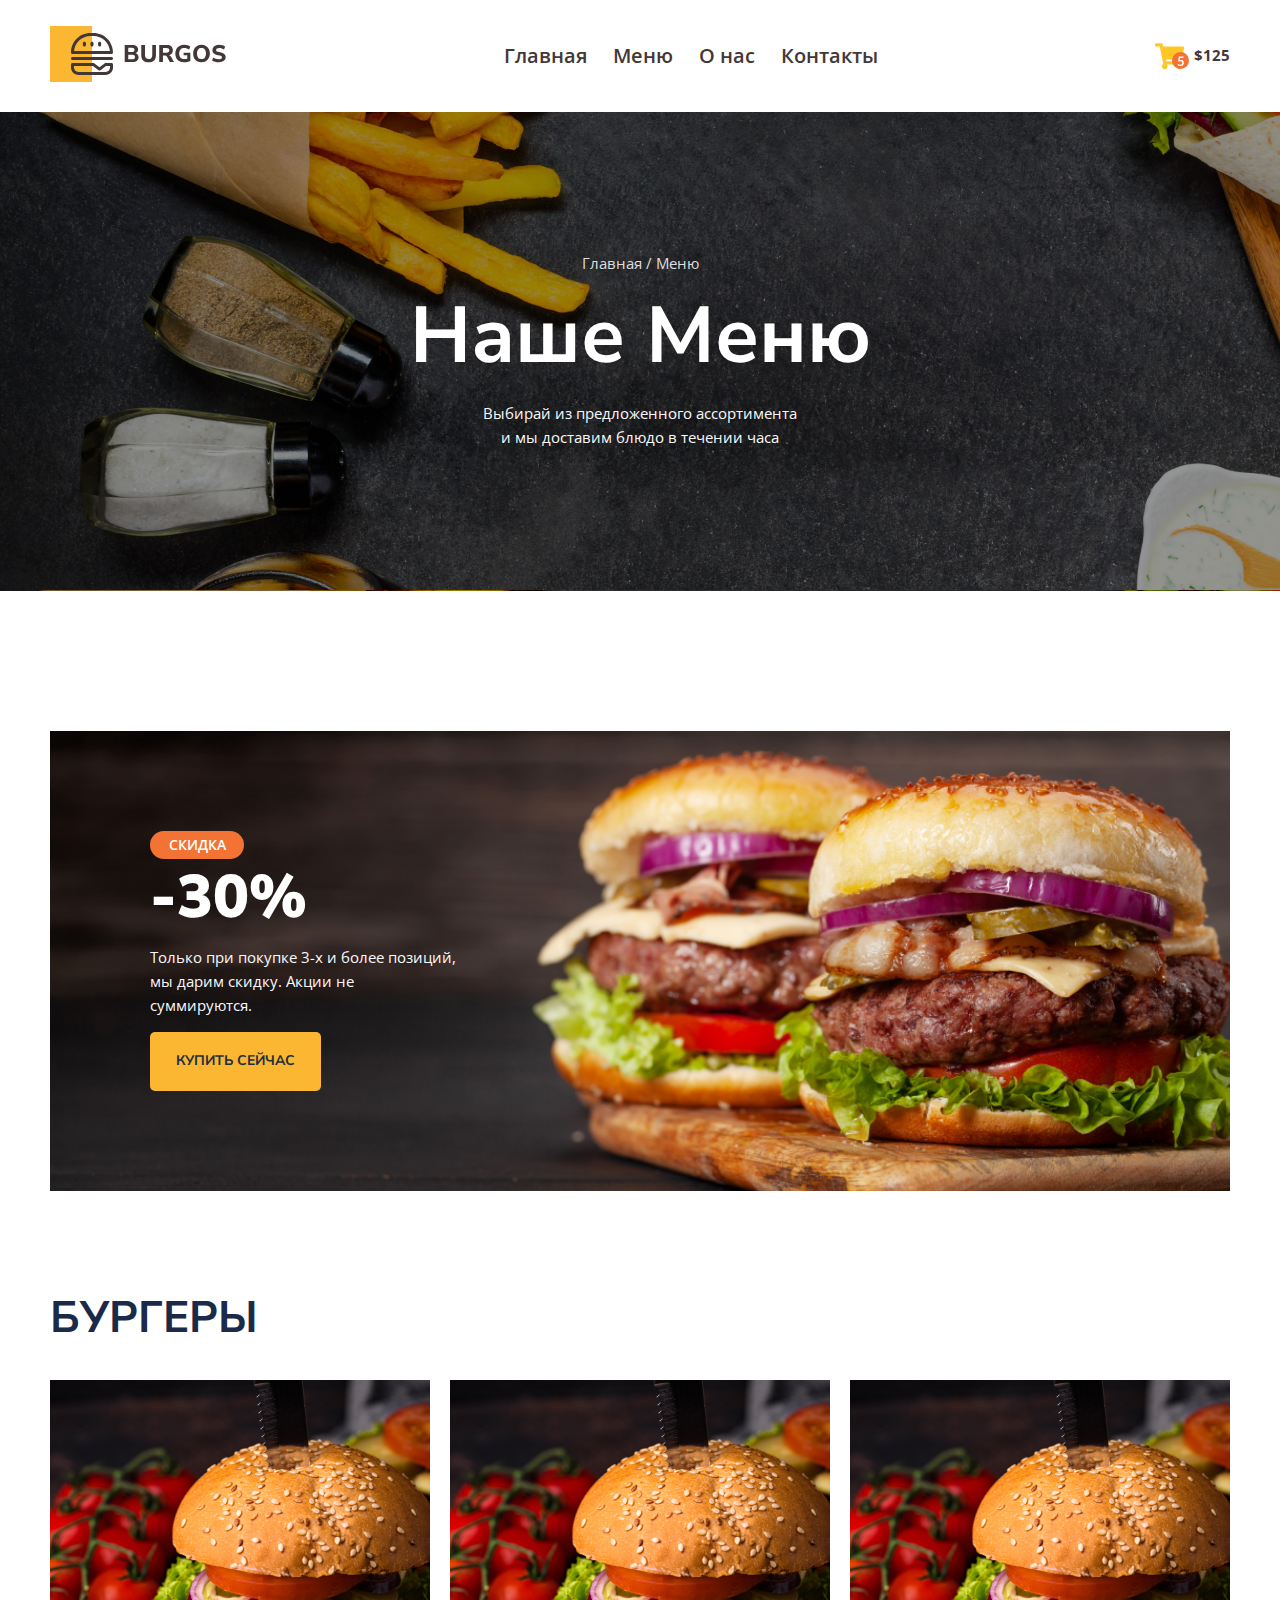
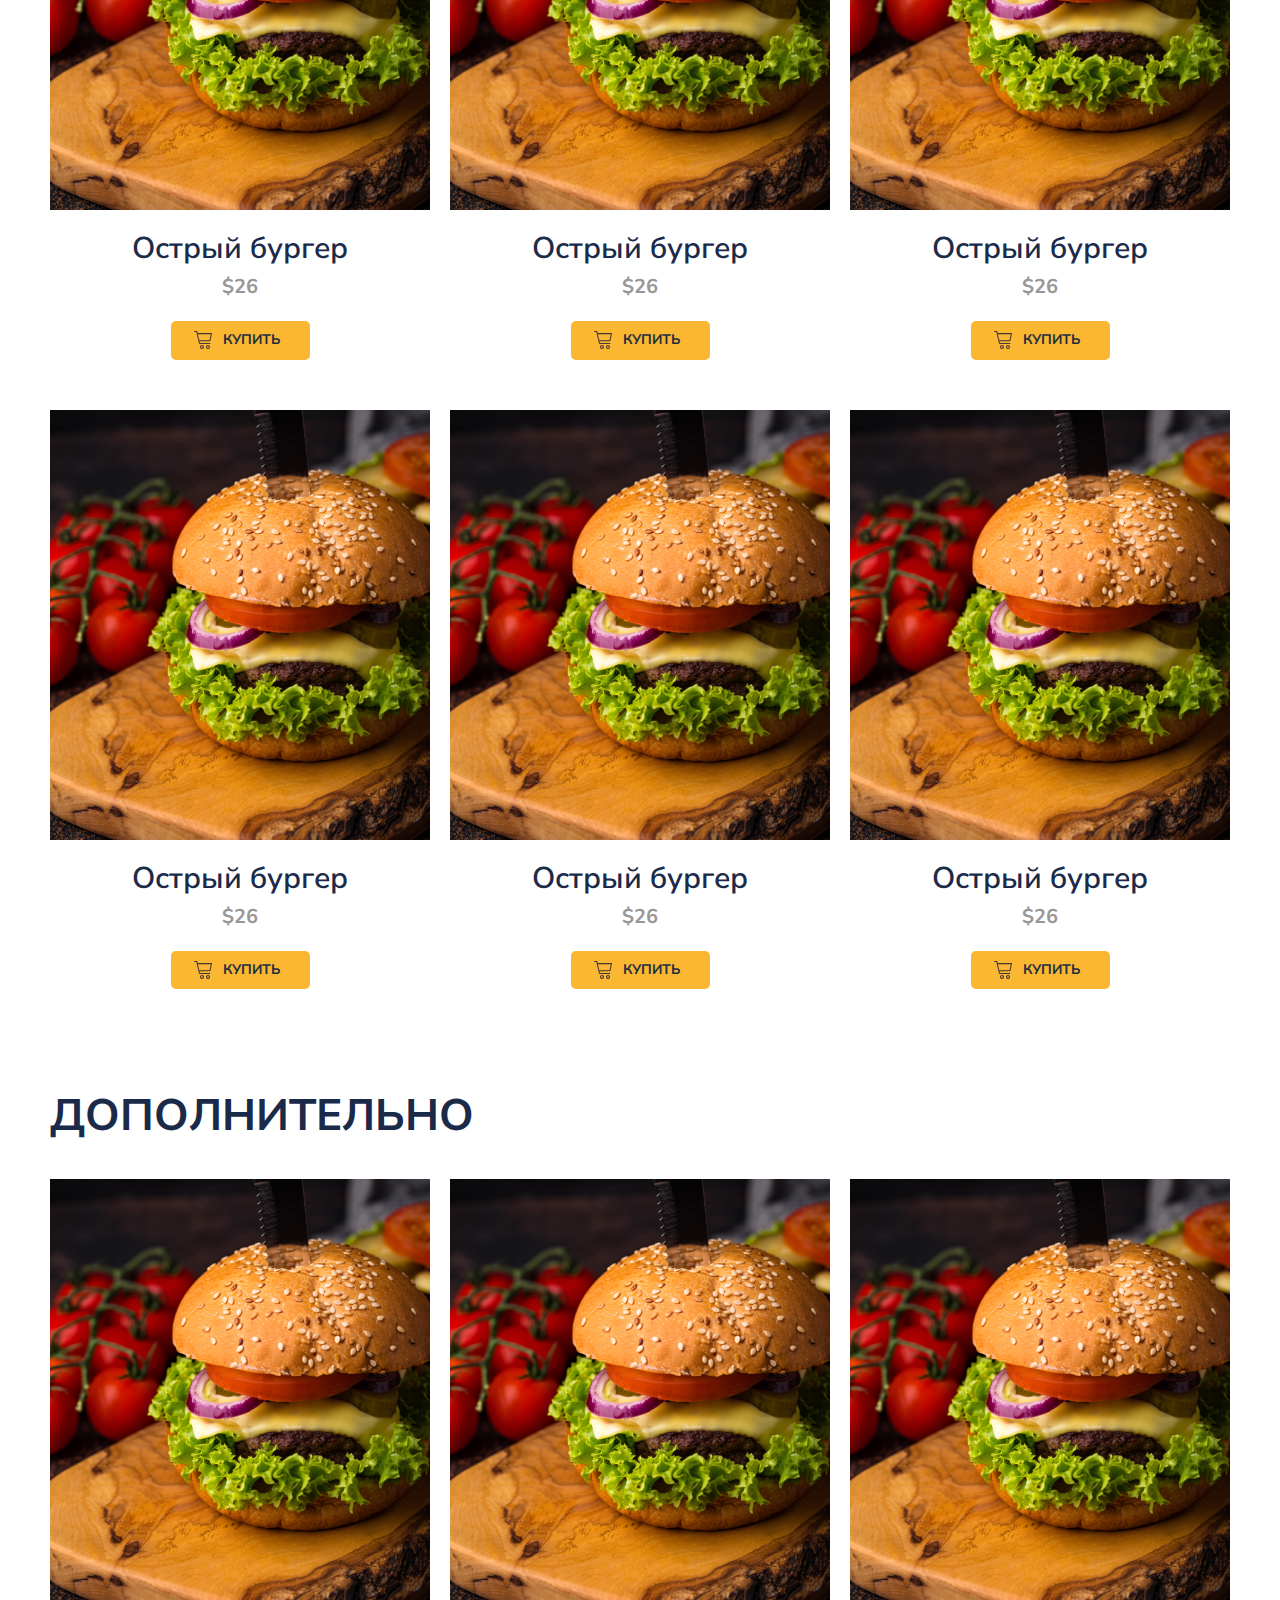
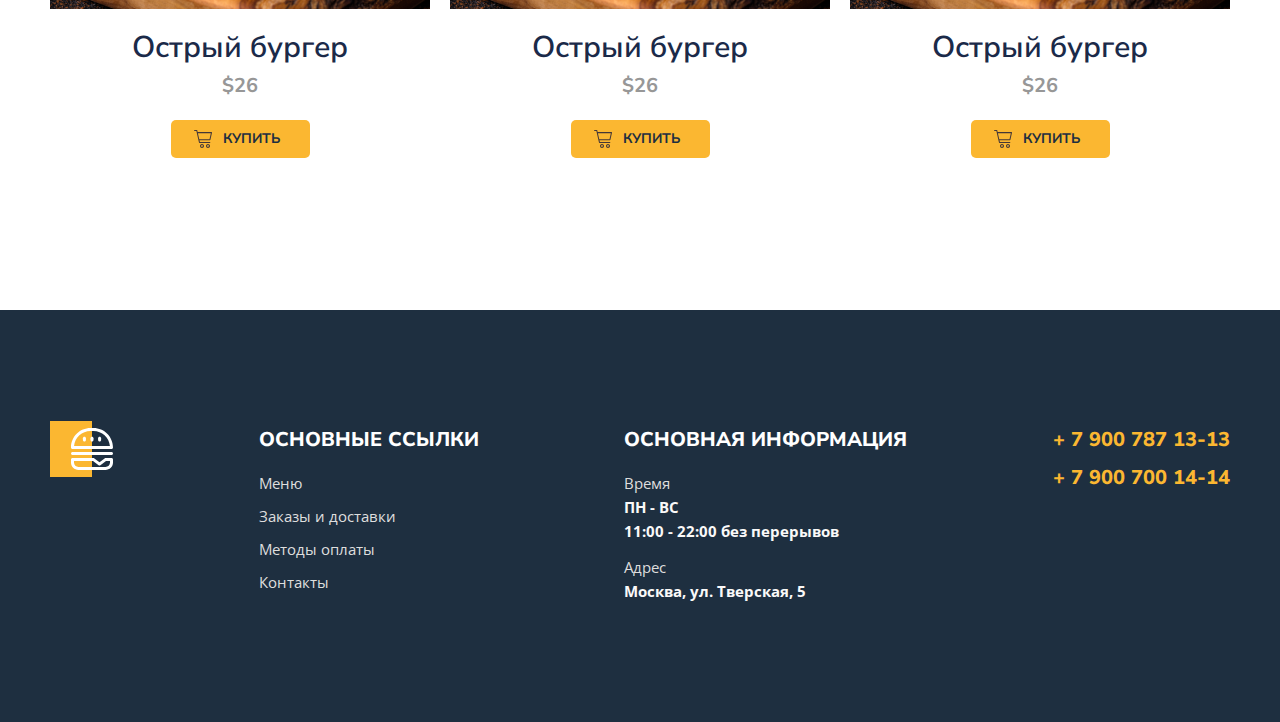
<file: index.html>
<!DOCTYPE html>
<html lang="zxx">

<head>
    <meta charset="UTF-8">
    <meta http-equiv="X-UA-Compatible" content="IE=edge">
    <meta name="viewport" content="width=device-width, initial-scale=1.0">
    <title>Burgos</title>
    <link rel="preconnect" href="https://fonts.googleapis.com">
    <link rel="preconnect" href="https://fonts.gstatic.com" crossorigin>
    <link
        href="https://fonts.googleapis.com/css2?family=Lato:wght@400;700&family=Nunito+Sans:wght@600;700;800;900&family=Open+Sans:wght@400;600;700&display=swap"
        rel="stylesheet">
    <link rel="stylesheet" href="css/style.css">
</head>

<body>
    <header>
        <div class="header-top">
            <div class="container">
                <div class="top">
                    <a href="#" class="burger-menu"><img src="img/Menu.svg" alt="burger"></a>
                    <a href="#" class="top-logo">
                        <img src="img/Logo.svg" alt="logo">
                    </a>
                    <ul class="top-menu">
                        <li class="top-item"><a href="#" class="top-link">Главная</a></li>
                        <li class="top-item"><a href="#" class="top-link">Меню</a></li>
                        <li class="top-item"><a href="#" class="top-link">О нас</a></li>
                        <li class="top-item"><a href="#" class="top-link">Контакты</a></li>
                    </ul>
                    <div class="basket">
                        <img src="img/basket.svg" alt="basket">
                        <p class="basket-text">$125</p>
                    </div>
                </div>
            </div>
        </div>
        <div class="header-bottom">
            <p class="bottom-text1">Главная / Меню</p>
            <h1 class="bottom-title">Наше Меню</h1>
            <p class="bottom-text2">Выбирай из предложенного ассортимента и мы
                доставим блюдо в течении часа
            </p>
        </div>
    </header>
    <section class="banner">
        <div class="container">
            <div class="banner-bg">
                <p class="banner-marker">скидка</p>
                <h2 class="banner-sale">-30%</h2>
                <p class="banner-text">Только при покупке 3-х и более позиций,
                    мы дарим скидку. Акции не суммируются.
                </p>
                <button class="banner-btn">купить сейчас</button>
            </div>
        </div>
    </section>
    <section class="burger">
        <div class="container">
            <h2 class="burger-title">Бургеры</h2>
            <div class="burger-box">
                <div class="burger-item">
                    <img src="img/burger1.png" alt="burger">
                    <h3 class="burger-name">Острый бургер</h3>
                    <p class="burger-price">$26</p>
                    <button class="burger-btn">купить</button>
                </div>
                <div class="burger-item">
                    <img src="img/burger1.png" alt="burger">
                    <h3 class="burger-name">Острый бургер</h3>
                    <p class="burger-price">$26</p>
                    <button class="burger-btn">купить</button>
                </div>
                <div class="burger-item">
                    <img src="img/burger1.png" alt="burger">
                    <h3 class="burger-name">Острый бургер</h3>
                    <p class="burger-price">$26</p>
                    <button class="burger-btn">купить</button>
                </div>
                <div class="burger-item">
                    <img src="img/burger1.png" alt="burger">
                    <h3 class="burger-name">Острый бургер</h3>
                    <p class="burger-price">$26</p>
                    <button class="burger-btn">купить</button>
                </div>
                <div class="burger-item">
                    <img src="img/burger1.png" alt="burger">
                    <h3 class="burger-name">Острый бургер</h3>
                    <p class="burger-price">$26</p>
                    <button class="burger-btn">купить</button>
                </div>
                <div class="burger-item">
                    <img src="img/burger1.png" alt="burger">
                    <h3 class="burger-name">Острый бургер</h3>
                    <p class="burger-price">$26</p>
                    <button class="burger-btn">купить</button>
                </div>
            </div>
        </div>
    </section>
    <section class="additionally">
        <div class="container">
            <h2 class="burger-title">Дополнительно</h2>
            <div class="burger-box">
                <div class="burger-item">
                    <img src="img/burger1.png" alt="burger">
                    <h3 class="burger-name">Острый бургер</h3>
                    <p class="burger-price">$26</p>
                    <button class="burger-btn">купить</button>
                </div>
                <div class="burger-item">
                    <img src="img/burger1.png" alt="burger">
                    <h3 class="burger-name">Острый бургер</h3>
                    <p class="burger-price">$26</p>
                    <button class="burger-btn">купить</button>
                </div>
                <div class="burger-item">
                    <img src="img/burger1.png" alt="burger">
                    <h3 class="burger-name">Острый бургер</h3>
                    <p class="burger-price">$26</p>
                    <button class="burger-btn">купить</button>
                </div>
            </div>
        </div>
    </section>
    <footer>
        <div class="container">
            <div class="footer">
                <div class="logo-tel">
                    <a href="#">
                        <img src="img/footer-logo.svg" alt="logo">
                    </a>
                    <div class="tel w320">
                        <a href="tel:+79007871313" class="tel-link">+ 7 900 787 13-13</a>
                        <a href="tel:+79007001414" class="tel-link">+ 7 900 700 14-14</a>
                    </div>
                </div>
                <div class="link">
                    <h3 class="footer-title">основные ссылки</h3>
                    <ul class="footer-menu">
                        <li class="footer-item"><a href="#" class="footer-link">Меню</a></li>
                        <li class="footer-item"><a href="#" class="footer-link">Заказы и доставки</a></li>
                        <li class="footer-item"><a href="#" class="footer-link">Методы оплаты</a></li>
                        <li class="footer-item"><a href="#" class="footer-link">Контакты</a></li>
                    </ul>
                    <div class="tel w768">
                        <a href="tel:+79007871313" class="tel-link">+ 7 900 787 13-13</a>
                        <a href="tel:+79007001414" class="tel-link">+ 7 900 700 14-14</a>
                    </div>
                </div>
                <div class="info">
                    <h3 class="footer-title">основная информация</h3>
                    <p class="footer-head">Время</p>
                    <p class="footer-info mb0">ПН - ВС</p>
                    <p class="footer-info">11:00 - 22:00 без перерывов</p>
                    <p class="footer-head">Адрес</p>
                    <p class="footer-info mb0">Москва, ул. Тверская, 5</p>
                </div>
                <div class="tel">
                    <a href="tel:+79007871313" class="tel-link">+ 7 900 787 13-13</a>
                    <a href="tel:+79007001414" class="tel-link">+ 7 900 700 14-14</a>
                </div>
            </div>
        </div>
    </footer>
</body>

</html>
</file>
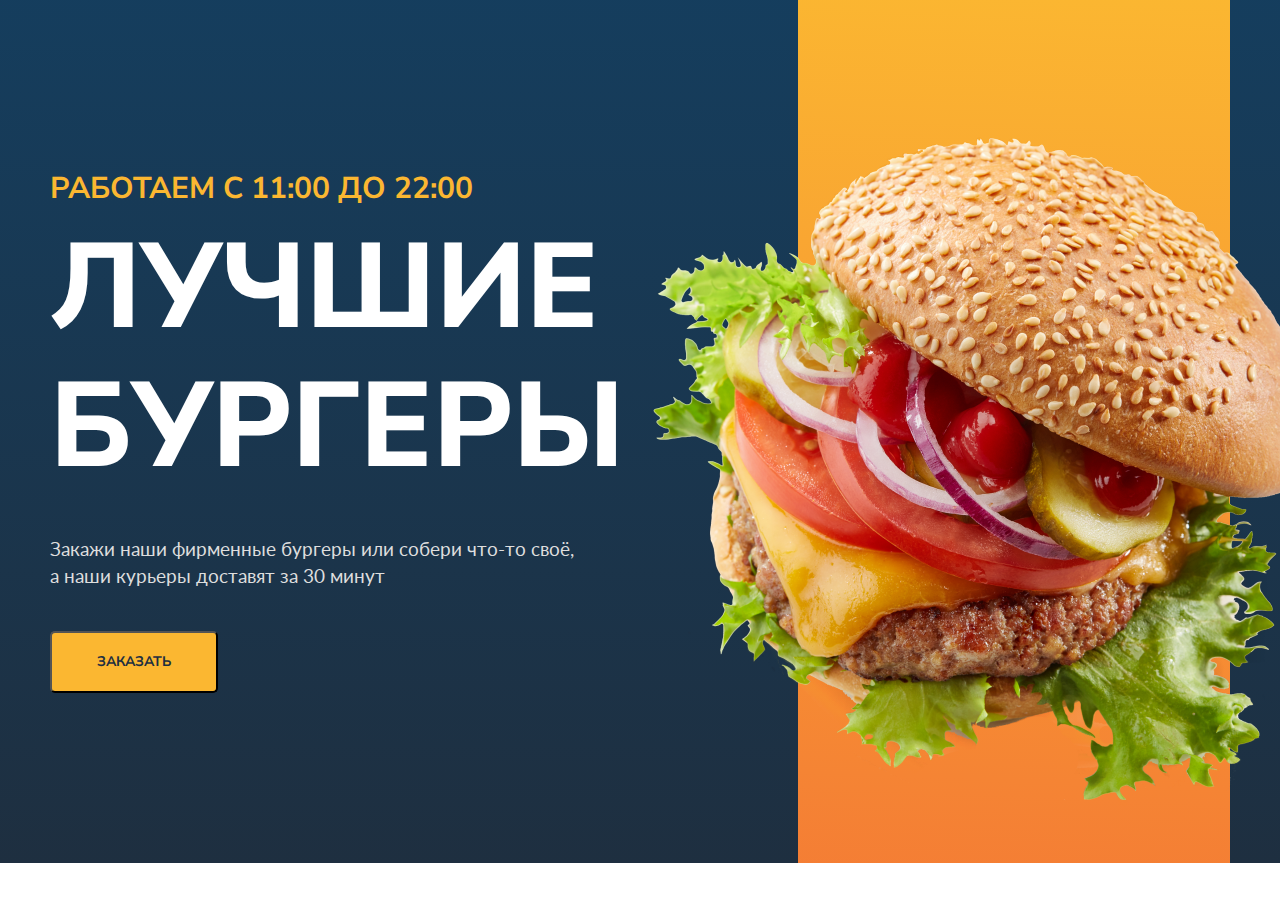
<file: p1.html>
<!DOCTYPE html>
<html lang="en">
<head>
    <meta charset="UTF-8">
    <meta http-equiv="X-UA-Compatible" content="IE=edge">
    <meta name="viewport" content="width=device-width, initial-scale=1.0">
    <title>Burgos</title>
    <link rel="preconnect" href="https://fonts.googleapis.com">
    <link rel="preconnect" href="https://fonts.gstatic.com" crossorigin>
    <link
        href="https://fonts.googleapis.com/css2?family=Lato:wght@400;700&family=Nunito+Sans:wght@600;700;800;900&family=Open+Sans:wght@400;600;700&display=swap"
        rel="stylesheet">
    <link rel="stylesheet" href="css/normalize.css">
    <link rel="stylesheet" href="style/style.css">
</head>
<body>
    <header>
        <div class="container">
            <div class="header">
                <div class="left">
                    <p class="left__time">работаем с 11:00 до 22:00</p>
                    <h1 class="left__title">Лучшие бургеры</h1>
                    <p class="left__text">Закажи наши фирменные бургеры или собери что-то своё, а наши курьеры доставят за 30 минут</p>
                    <button class="left__btn">заказать</button>
                </div>
                <div class="right">
                    <img src="img/fresh-tasty-burger-3G4ZH3J 3.png" alt="burger" class="right__img">
                </div>
            </div>
        </div>
    </header>
</body>
</html>
</file>
<file: css/style.css>
* {
    padding: 0;
    margin: 0;
}

h1,
h2,
h3,
p {
    padding: 0;
    margin: 0;
}

ul,
ol {
    padding: 0;
    margin: 0;
    list-style: none;
}

a {
    text-decoration: none;
}

.container {
    max-width: 1180px;
    margin: 0 auto;
}

.header-top {}

.top {
    padding: 26px 0;
    display: flex;
    justify-content: space-between;
    align-items: center;
}

.top-logo {}

.top-menu {
    display: flex;
}

.top-item {
    margin-right: 26px;
}

.top-item:last-child {
    margin-right: 0px;
}

.top-link {
    font-family: 'Open Sans';
    font-weight: 600;
    font-size: 20px;
    line-height: 120%;
    color: #443737;
}

.top-link:hover {
    border-bottom: 3px solid #FFC725;
}

.basket {
    display: flex;
    align-items: center;
}

.basket-text {
    margin-left: 5px;
    font-family: 'Open Sans';
    font-weight: 700;
    font-size: 15px;
    line-height: 133%;
    color: #443737;
}

.header-bottom {
    background: url('../img/headerBottom.png');
    padding: 142px 0;
    display: flex;
    flex-direction: column;
    align-items: center;
}

.bottom-text1 {
    font-family: 'Open Sans';
    font-weight: 400;
    font-size: 15px;
    line-height: 133%;
    text-align: center;
    color: #DEDEDE;
    padding-bottom: 8px;
}

.bottom-title {
    font-family: 'Nunito Sans';
    font-weight: 700;
    font-size: 79px;
    line-height: 137%;
    color: #FFFFFF;
    padding-bottom: 11px;

}

.bottom-text2 {
    font-family: 'Open Sans';
    font-weight: 400;
    font-size: 15px;
    line-height: 160%;
    text-align: center;
    color: #FAF9F9;
    max-width: 320px;
}

.banner {
    margin-top: 140px;
    margin-bottom: 100px;
}

.banner-bg {
    background: url("../img/banner.png");
    background-repeat: no-repeat;
    background-size: cover;
    padding: 100px;
    display: flex;
    flex-direction: column;
    align-items: flex-start;
}

.banner-marker {
    font-family: 'Open Sans';
    font-weight: 600;
    font-size: 14px;
    line-height: 129%;
    text-transform: uppercase;
    color: #FFFFFF;
    padding: 5px 18.5px;
    background: #F37335;
    border-radius: 14px;
}

.banner-sale {
    font-family: 'Nunito Sans';
    font-weight: 900;
    font-size: 60px;
    line-height: 127%;
    text-transform: uppercase;
    color: #FFFFFF;
    padding-bottom: 10px;

}

.banner-text {
    font-family: 'Open Sans';
    font-weight: 400;
    font-size: 15px;
    line-height: 160%;
    color: #FAF9F9;
    max-width: 308px;
    padding-bottom: 15px;
}

.banner-btn {
    background: #FBB731;
    border-radius: 5px;
    padding: 20px 26px;
    font-family: 'Nunito Sans';
    font-weight: 700;
    font-size: 14px;
    line-height: 129%;
    text-align: center;
    text-transform: uppercase;
    color: #1E2F40;
    border: none;
    cursor: pointer;
}

.burger-item {
    display: flex;
    flex-direction: column;
    align-items: center;
    margin-bottom: 50px;
}

.burger-name {
    font-family: 'Nunito Sans';
    font-weight: 600;
    font-size: 30px;
    line-height: 127%;
    text-align: center;
    color: #1B2A49;
    margin-top: 20px;
    margin-bottom: 5px;
}

.burger-price {
    font-family: 'Nunito Sans';
    font-weight: 700;
    font-size: 20px;
    line-height: 140%;
    text-align: center;
    color: #979797;
    margin-bottom: 20px;
}

.burger-btn {
    font-family: 'Nunito Sans';
    font-style: normal;
    font-weight: 700;
    font-size: 14px;
    line-height: 129%;
    text-align: center;
    text-transform: uppercase;
    color: #1E2F40;
    background: #FBB731;
    border-radius: 5px;
    padding: 10px 30px;
    padding-left: 52px;
    border: none;
    position: relative;
}

.burger-btn::before {
    position: absolute;
    content: "";
    background: url('../img/cart.svg');
    background-repeat: no-repeat;
    background-size: cover;
    width: 18px;
    height: 18px;
    left: 23px;
}

.burger-box {
    display: flex;
    flex-wrap: wrap;
    justify-content: space-between;
}

.burger-title {
    font-family: 'Nunito Sans';
    font-weight: 700;
    font-size: 44px;
    line-height: 127%;
    text-transform: uppercase;
    color: #1B2A49;
    margin-bottom: 34px;
}

.additionally {
    margin-top: 50px;
    margin-bottom: 102px;
}

footer {
    background: #1E2F40;
    padding-top: 111px;
    padding-bottom: 119px;
}

.footer {
    display: flex;
    justify-content: space-between;
    flex-wrap: wrap;
}

.link {}

.footer-title {
    font-family: 'Nunito Sans';
    font-weight: 800;
    font-size: 20px;
    line-height: 190%;
    text-transform: uppercase;
    color: #FFFFFF;
    padding-bottom: 12px;
}

.footer-menu {}

.footer-item {
    margin-bottom: 9px;
}

.footer-item:last-child {
    margin-bottom: 0;
}

.footer-link {
    font-family: 'Open Sans';
    font-weight: 400;
    font-size: 15px;
    line-height: 160%;
    color: #DEDEDE;
}

.info {}

.footer-head {
    font-family: 'Open Sans';
    font-weight: 400;
    font-size: 15px;
    line-height: 160%;
    color: #DEDEDE;
}

.footer-info {
    font-family: 'Open Sans';
    font-style: normal;
    font-weight: 700;
    font-size: 15px;
    line-height: 160%;
    color: #FAF9F9;
    margin-bottom: 12px;
}

.mb0 {
    margin-bottom: 0;
}

.tel {
    display: flex;
    flex-direction: column;
}

.tel-link {
    font-family: 'Nunito Sans';
    font-weight: 800;
    font-size: 20px;
    line-height: 190%;
    text-transform: uppercase;
    color: #FBB731;
}
.w768{
    display: none;
}
.burger-menu{
    display: none;
}
.w320{
    display: none;
}
@media (max-width:768px) {
    .container{
        margin: 0 15px;
    }
    .top-item{
        margin-right: 22px;
    }
    .header-bottom{
        background-position: bottom;
    }
    .banner{
        margin-top: 72px;
        margin-bottom: 80px;
    }
    .banner-bg{
        padding-left: 40px;
        background-position-x: -72px;
    }
    .burger-item>img{
        width: 360px;
    }
    .tel{
        display: none;
    }
    .w768{
        display: flex;
        margin-top: 13px;
    }
}
@media (max-width:320px) {
    .burger-menu{
        display: block;
    }
    .top-menu{
        display: none;
    }
    .top-logo>img{
        width: 116px;
    }
    .burger-item>img{
        width: 139px;
    }
    .burger-name{
        font-size: 13px;
    }
    .burger-price{
        font-size: 13px;
    }
    .burger-title{
        font-size: 27px;
    }
    .header-bottom{
        padding: 58px 0;
    }
    .bottom-text1{
        font-size: 13px;
    }
    .bottom-text2{
        font-size: 12px;
    }
    .bottom-title{
        font-size: 38px;
    }
    .header-bottom{
        background: url("../img/w320.png");
    }
    .banner{
        margin-top: 33px;
        margin-bottom: 51px;
    }
    .banner-bg{
        padding: 35px 28px 35px 15px;
        background-position-x: -110px;
    }
    .additionally{
        margin-top: 0px;
        margin-bottom: 11px;
    }
    .w768{
        display: none;
    }
    .w320{
        display: flex;
        margin-left: 50px;
    }
    .logo-tel{
        display: flex;
        justify-content: space-between;
        
    }
    .footer-title{
        font-size: 18px;
        margin-top: 30px;
    }
    footer{
        padding-top: 53px;
        padding-bottom: 61px;
    }
}
</file>
<file: style/style.css>
.container {
  max-width: 1180px;
  margin: 0 auto;
}

header {
  background: linear-gradient(180deg, #0C4C7B -100%, #1E2F40 100%);
}
header .header {
  display: flex;
  justify-content: space-between;
}
header .header .left {
  padding: 170px 0;
}
header .header .left__time {
  font-family: "Nunito Sans";
  font-weight: 700;
  font-size: 30px;
  line-height: 126.6666666667%;
  text-transform: uppercase;
  color: #FBB731;
  padding-bottom: 10px;
}
header .header .left__title {
  font-family: "Nunito Sans";
  font-weight: 800;
  font-size: 120px;
  line-height: 116.6666666667%;
  text-transform: uppercase;
  color: #ffffff;
  max-width: 580px;
  padding-bottom: 40px;
}
header .header .left__text {
  font-family: "Lato";
  font-weight: 400;
  font-size: 19px;
  line-height: 140%;
  color: #DEDEDE;
  max-width: 524px;
  padding-bottom: 42px;
}
header .header .left__btn {
  background: #FBB731;
  border-radius: 5px;
  font-family: "Nunito Sans";
  font-weight: 700;
  font-size: 14px;
  line-height: 128.5714285714%;
  text-align: center;
  text-transform: uppercase;
  color: #1E2F40;
  padding: 20px 45px;
  cursor: pointer;
}
header .header .right {
  background: linear-gradient(2.42deg, #F37335 -19.6%, #FBB731 100.79%, #FDC830 100.79%);
  width: 432px;
  position: relative;
}
header .header .right__img {
  position: absolute;
  width: 829px;
  left: -230px;
}/*# sourceMappingURL=style.css.map */
</file>
